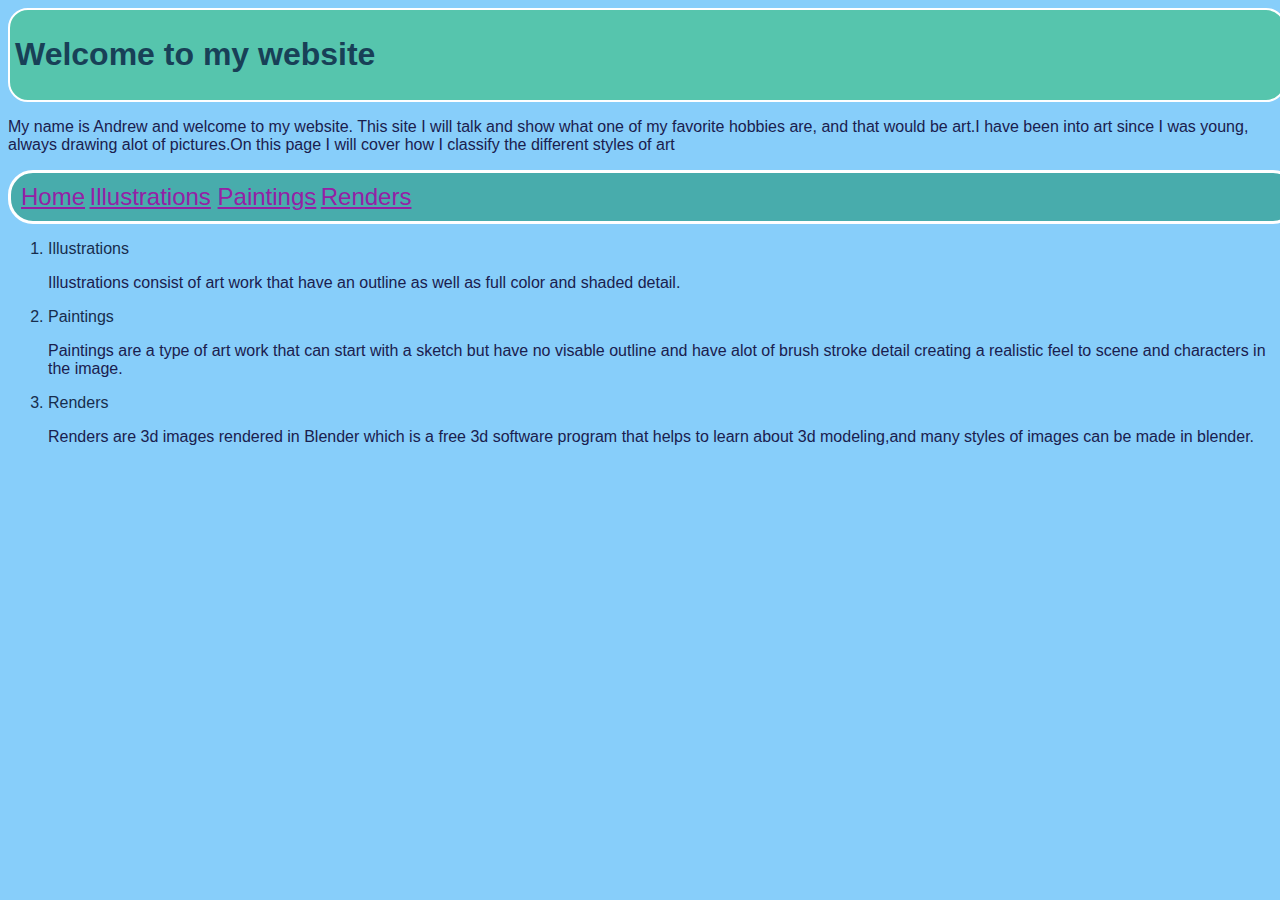
<file: project0/index.html>
<!DOCTYPE html>
<html>
    <head>
        <title>My Website</title>
        <link href="styles.css" rel="stylesheet">
    </head>
    <body>
      <div class container>
        <div class id="header">
        <h1>Welcome to my website</h1>
      </div>
        
        <p>My name is Andrew and welcome to my website. This site I will talk and show what one of my favorite hobbies are, and that would be art.I have been into art since I was young, always drawing alot of pictures.On this page I will cover how I classify the different styles of art</p>

        <div class="navbar">
            <a href="//C:/Users/Akirameerkat/Downloads/project0/project0/index.html">Home</a>
            <a href="//C:/Users/Akirameerkat/Downloads/project0/project0/illustrations.html">Illustrations<a>
            <a href="//C:/Users/Akirameerkat/Downloads/project0/project0/paintings.html">Paintings</a>
            <a href="//C:/Users/Akirameerkat/Downloads/project0/project0/renders.html">Renders</a>
            </div>
        <div class ol>
            <ol>
                <li>Illustrations</li>
                <p>Illustrations consist of art work that have an outline as well as full color and shaded detail.</p>
                <li>Paintings</li>
                <p>Paintings are a type of art work that can start with a sketch but have no visable outline and have alot of brush stroke detail creating a realistic feel to scene and characters in the image.</p>
                <li>Renders</li>
                <p>Renders are 3d images rendered in Blender which is a free 3d software program that helps to learn about 3d modeling,and many styles of images can be made in blender.</p>
            </ol>
        </div>
      </div>
    </body>
</html>
</file>
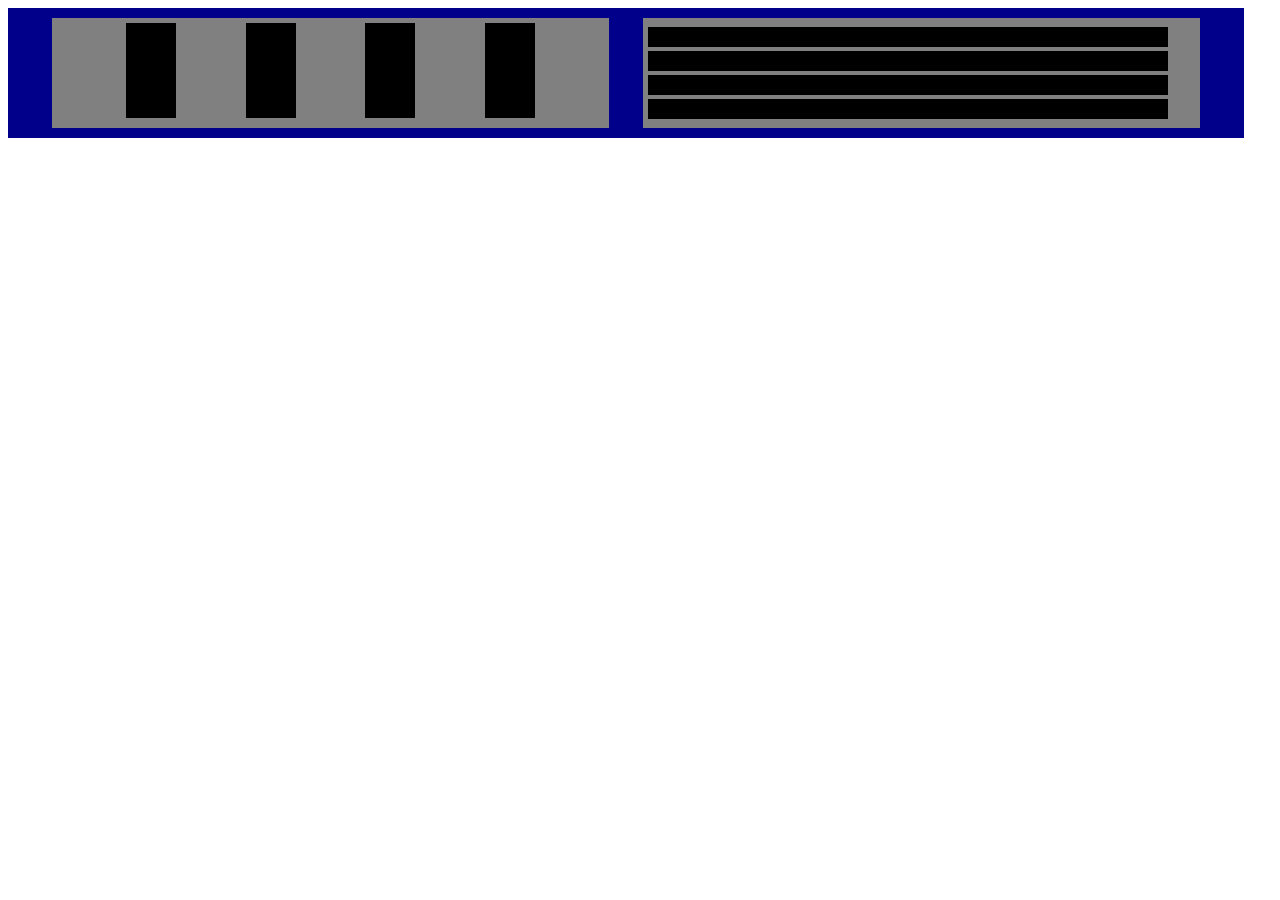
<file: Hiearchies and flexbox.html>
<!DOCTYPE html>
<html lang="en">
<head>
    <meta charset="UTF-8">
    <meta http-equiv="X-UA-Compatible" content="IE=edge">
    <meta name="viewport" content="width=device-width, initial-scale=1.0">
    <title>Document</title>
    <link rel="stylesheet" href="stylesheet.css">
</head>
<body>
    <div class="grandparent">
       <div class="parent" >
            <div class="child"></div>
            <div class="child"></div>
            <div class="child"></div>
            <div class="child"></div>
        </div>
        <div class="parent last" >
            <div class="child"></div>
            <div class="child"></div>
            <div class="child"></div>
            <div class="child"></div>
         </div>
     </div>
    </div>
    

</body>
</html>
</file>
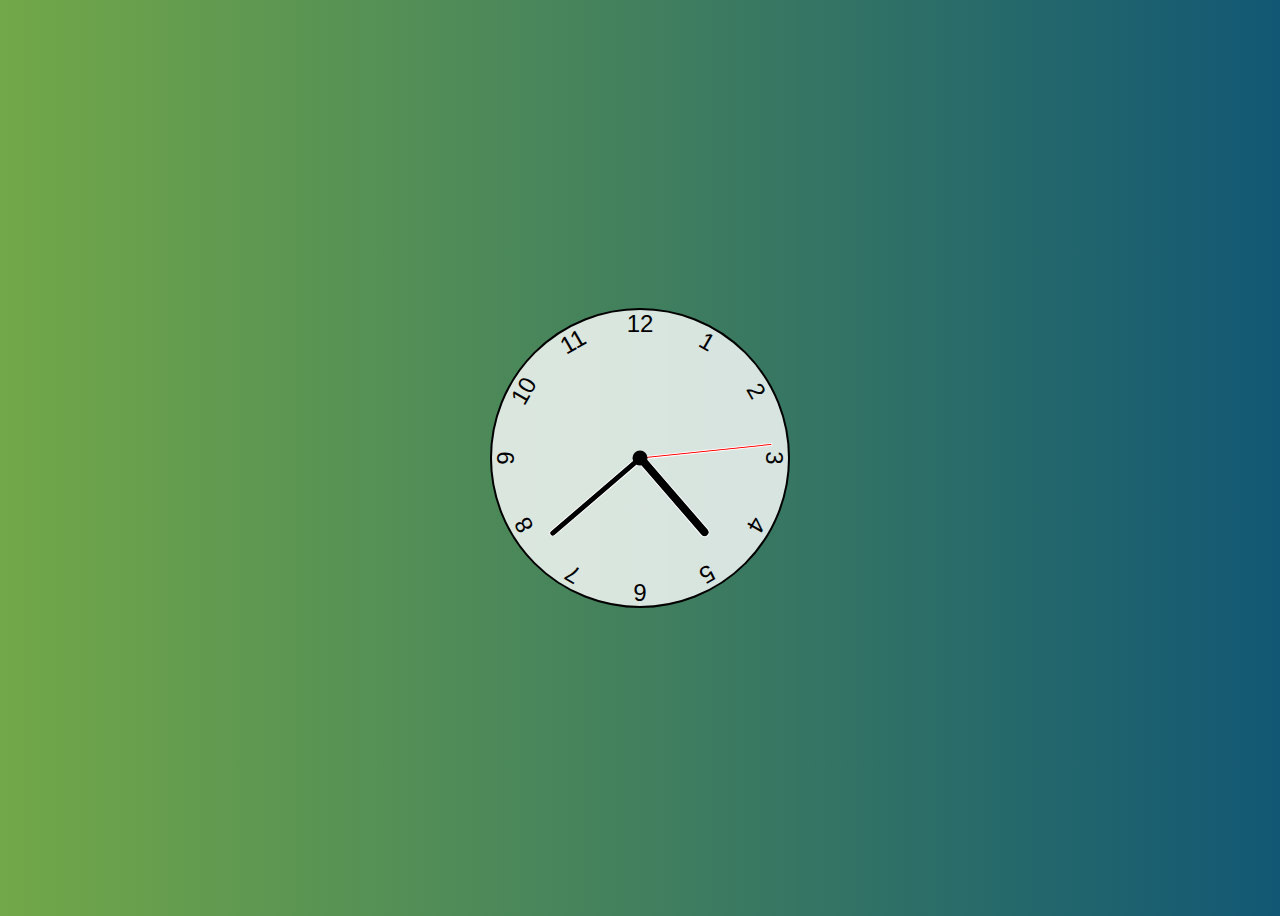
<file: Clock_Javascript/Clock_html_file.html>
<!Doctype html>
<html lang="en">
<head>
  <meta charset="UTF-8">
  <meta name="viewport" content="width=device-width,initial-scal1.0">
  <link href="styles.css" rel="stylesheet">
  <script defer src="script.js"></script>
  <title>Clock</title>
</head>
<body>
  <div class="clock">
     <div class="hand hour" data-hour-hand></div>
     <div class="hand minute"data-minute-hand></div> 
     <div class="hand second"data-second-hand></div> 
     <div class="number number1">1</div>
     <div class="number number2">2</div>
     <div class="number number3">3</div>
     <div class="number number4">4</div>
     <div class="number number5">5</div>
     <div class="number number6">6</div>
     <div class="number number7">7</div>
     <div class="number number8">8</div>
     <div class="number number9">9</div>
     <div class="number number10">10</div>
     <div class="number number11">11</div>
     <div class="number number12">12</div>
    </div>
</body>
</html>
</file>
<file: project0/styles.css>
/**********
page styles
**********/
div {width: 100%;height: 100%;}
body {background-color: rgba(135, 206, 250);}

/*****
table
****/
table {border: 2px solid white; padding: 10px;border-collapse: collapse;}
td {border: 2px solid white;}
th {border: 2px solid white;}

/**********
text styles
**********/
h1 {color: rgb(24, 64, 87);}
p {color: rgb(26, 32, 78);}
li {color: rgb(23, 45, 77);}
#header {align-content: center;border: 2px solid white;padding: 5px;border-radius: 20px;background-color: rgb(86, 197, 173);}

/**********
link styles
**********/
a:link {color: rgb(149, 32, 165);}
a:visited {color: rgb(149, 32, 165);}
a:hover {color: rgb(255, 81, 0);}
a {font-size: 24px;}

/***************
bootstrap elements
***************/
.navbar {border: solid white;border-radius: 25px;padding: 10px;background-color: rgb(72, 172, 172);}
.container {display: flex;flex-wrap: wrap;}
.col {background-color: aliceblue;padding: 10px;}

/***********************
mobile responsive styles
***********************/

@media (max-width: 500px) {
  h1 {font-size: 18px;}
}

@media (max-width: 500px) {
  p {font-size: 10px;}
}

@media (max-width: 500px) {
  a:link {font-size: 15px;}
}

@media (max-width: 500px) {
  ol {font-size: 10px;}
}

@media (max-width: 500px) {
  nav {padding: 1px;}
}

@media (max-width: 500px) {
  table {font-size: 10px;padding: 1px;}
}

/************
scss elements
************/

body {
  font: 100% Helvetica, sans-serif;
  color: rgba(135, 206, 250, );
}
/*scss nesting*/
div .paragraph p {
  font-size: 15px;
  color: rgba(0, 51, 77, 1.0);
}
/**scss inheritence using @extend**/
.description, .warning, .error {
  font-size: 20px;
  color: #0f222e;
  font-family: Arial, sans-serif;
}
.warning {
  color: rgba(182, 139, 0);
}
.error {
  color: rgba(150, 0, 0);
}
</file>
<file: stylesheet.css>
div {background-color:grey;
}
.grandparent {
    background-color: darkblue;
    display: flex;
    width: 95vw;
    justify-content: space-evenly;
    padding: 10px;
}
.parent{
    height: 100px;
    width: 45%;
    display:flex;
    justify-content: space-evenly;
    padding: 5px;
}
.child{
    width: 50px;
    height: 95%;
    background-color: black;
}
.parent:last-child {
   flex-direction: column;
}
.parent:last-child div {
    width: 95%;
    height: 20%;
}
</file>
<file: Clock_Javascript/styles.css>
*, *::after, *::before {
  box-sizing: border-box;
  font-family: Arial, Helvetica, sans-serif;
}

body {
  background: linear-gradient(to right,hsl(94, 40%, 47%), hsl(197, 74%, 26%));
  display: flex;
  justify-content: center;
  align-items: center;
  min-height: 100vh;
  overflow: hidden;
}

.clock {
  width: 300px;
  height: 300px;
  background-color: rgba(255, 255, 255, .8);
  border-radius: 50%;
  border: 2px solid black;
  position: relative;
}

.clock .number {
   --rotation: 0;
   position: absolute;
   width: 100%;
   height: 100%;
   text-align: center;
   transform: rotate(var(--rotation));
   font-size: 1.5rem;
}

.clock .number1 { --rotation: 30deg; }
.clock .number2 { --rotation: 60deg; }
.clock .number3 { --rotation: 90deg; }
.clock .number4 { --rotation: 120deg; }
.clock .number5 { --rotation: 150deg; }
.clock .number6 { --rotation: 180deg; }
.clock .number7 { --rotation: 210deg; }
.clock .number8 { --rotation: 240deg; }
.clock .number9 { --rotation: 270deg; }
.clock .number10 { --rotation: 300deg; }
.clock .number11 { --rotation: 330deg; }

.clock .hand {
  --rotation: 0;
  position: absolute;
  bottom: 50%;
  left: 50%;
  background-color: black;
  border: 1px solid white;
  border-top-left-radius: 10px;
  border-top-right-radius: 10px;
  transform-origin: bottom;
  z-index: 10;
  transform: translateX(-50%) rotate(calc(var(--rotation) * 1deg));
}

.clock::after {
  content: '';
  position: absolute;
  background-color: black;
  z-index: 11;
  width: 15px;
  height: 15px;
  top: 50%;
  left: 50%;
  transform: translate(-50%, -50%);
  border-radius: 50%;
}

.clock .hand.second {
  width: 3px;
  height: 45%;
  background-color: red;
}

.clock .hand.minute {
  width: 7px;
  height: 40%;
  background-color: black;
}

.clock .hand.hour {
  width: 10px;
  height: 35%;
  background-color: black;
}
</file>
